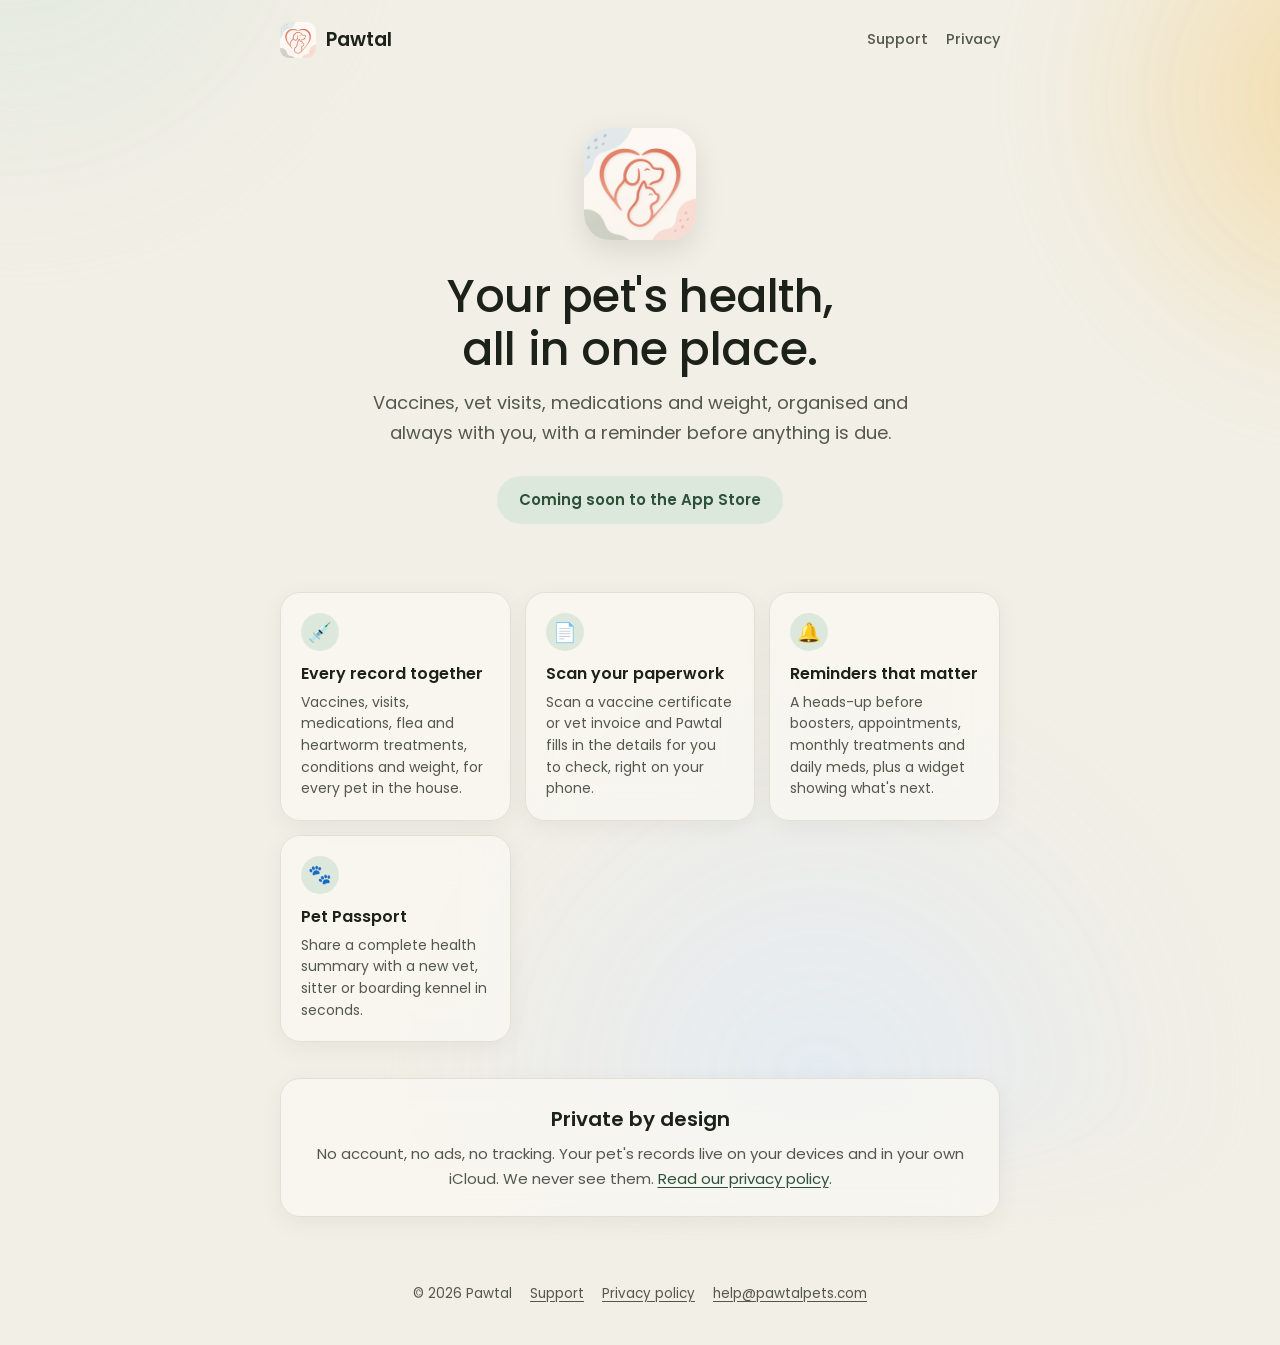
<file: index.html>
<!doctype html>
<html lang="en">
<head>
  <meta charset="utf-8">
  <meta name="viewport" content="width=device-width, initial-scale=1">
  <title>Pawtal: your pet's health records in one place</title>
  <meta name="description" content="Keep your pet's vaccines, vet visits, medications and weight in one place, with reminders before anything is due. Private by design: your records stay on your devices and in your own iCloud.">
  <link rel="icon" type="image/png" href="favicon.png">
  <link rel="apple-touch-icon" href="apple-touch-icon.png">
  <link rel="stylesheet" href="styles.css">
</head>
<body>
  <div class="wrap">
    <header class="site">
      <a class="brand" href="./"><img src="favicon.png" alt="">Pawtal</a>
      <nav>
        <a href="support.html">Support</a>
        <a href="privacy.html">Privacy</a>
      </nav>
    </header>

    <main>
      <section class="hero">
        <img class="icon" src="icon-512.png" alt="Pawtal app icon">
        <h1>Your pet's health,<br>all in one place.</h1>
        <p class="lede">Vaccines, vet visits, medications and weight, organised and always with you, with a reminder before anything is due.</p>
        <span class="badge soon">Coming soon to the App Store</span>
      </section>

      <section class="features" aria-label="Features">
        <div class="feature glass">
          <div class="dot" aria-hidden="true">💉</div>
          <h3>Every record together</h3>
          <p>Vaccines, visits, medications, flea and heartworm treatments, conditions and weight, for every pet in the house.</p>
        </div>
        <div class="feature glass">
          <div class="dot" aria-hidden="true">📄</div>
          <h3>Scan your paperwork</h3>
          <p>Scan a vaccine certificate or vet invoice and Pawtal fills in the details for you to check, right on your phone.</p>
        </div>
        <div class="feature glass">
          <div class="dot" aria-hidden="true">🔔</div>
          <h3>Reminders that matter</h3>
          <p>A heads-up before boosters, appointments, monthly treatments and daily meds, plus a widget showing what's next.</p>
        </div>
        <div class="feature glass">
          <div class="dot" aria-hidden="true">🐾</div>
          <h3>Pet Passport</h3>
          <p>Share a complete health summary with a new vet, sitter or boarding kennel in seconds.</p>
        </div>
      </section>

      <section class="promise glass">
        <h2>Private by design</h2>
        <p>No account, no ads, no tracking. Your pet's records live on your devices and in your own iCloud. We never see them. <a href="privacy.html">Read our privacy policy</a>.</p>
      </section>
    </main>

    <footer class="site">
      <span>© 2026 Pawtal</span>
      <a href="support.html">Support</a>
      <a href="privacy.html">Privacy policy</a>
      <a href="mailto:help@pawtalpets.com">help@pawtalpets.com</a>
    </footer>
  </div>
</body>
</html>
</file>
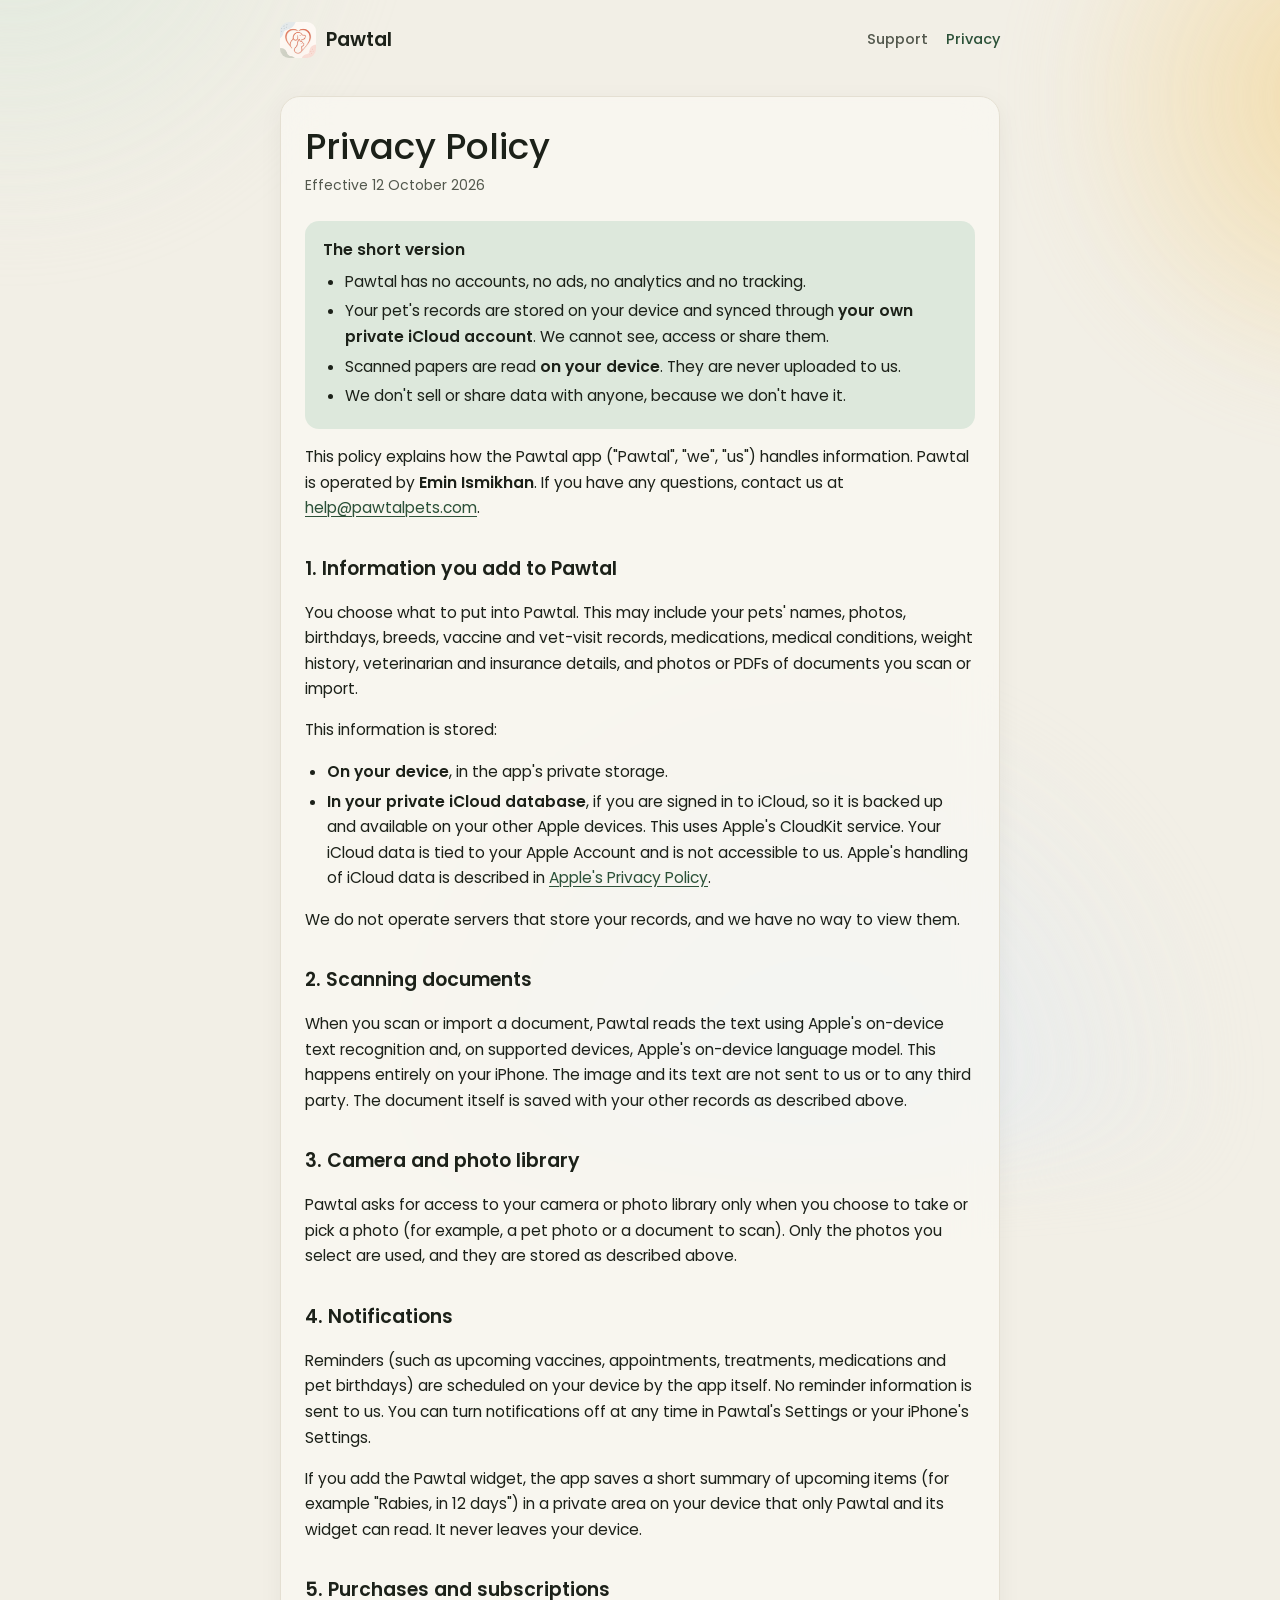
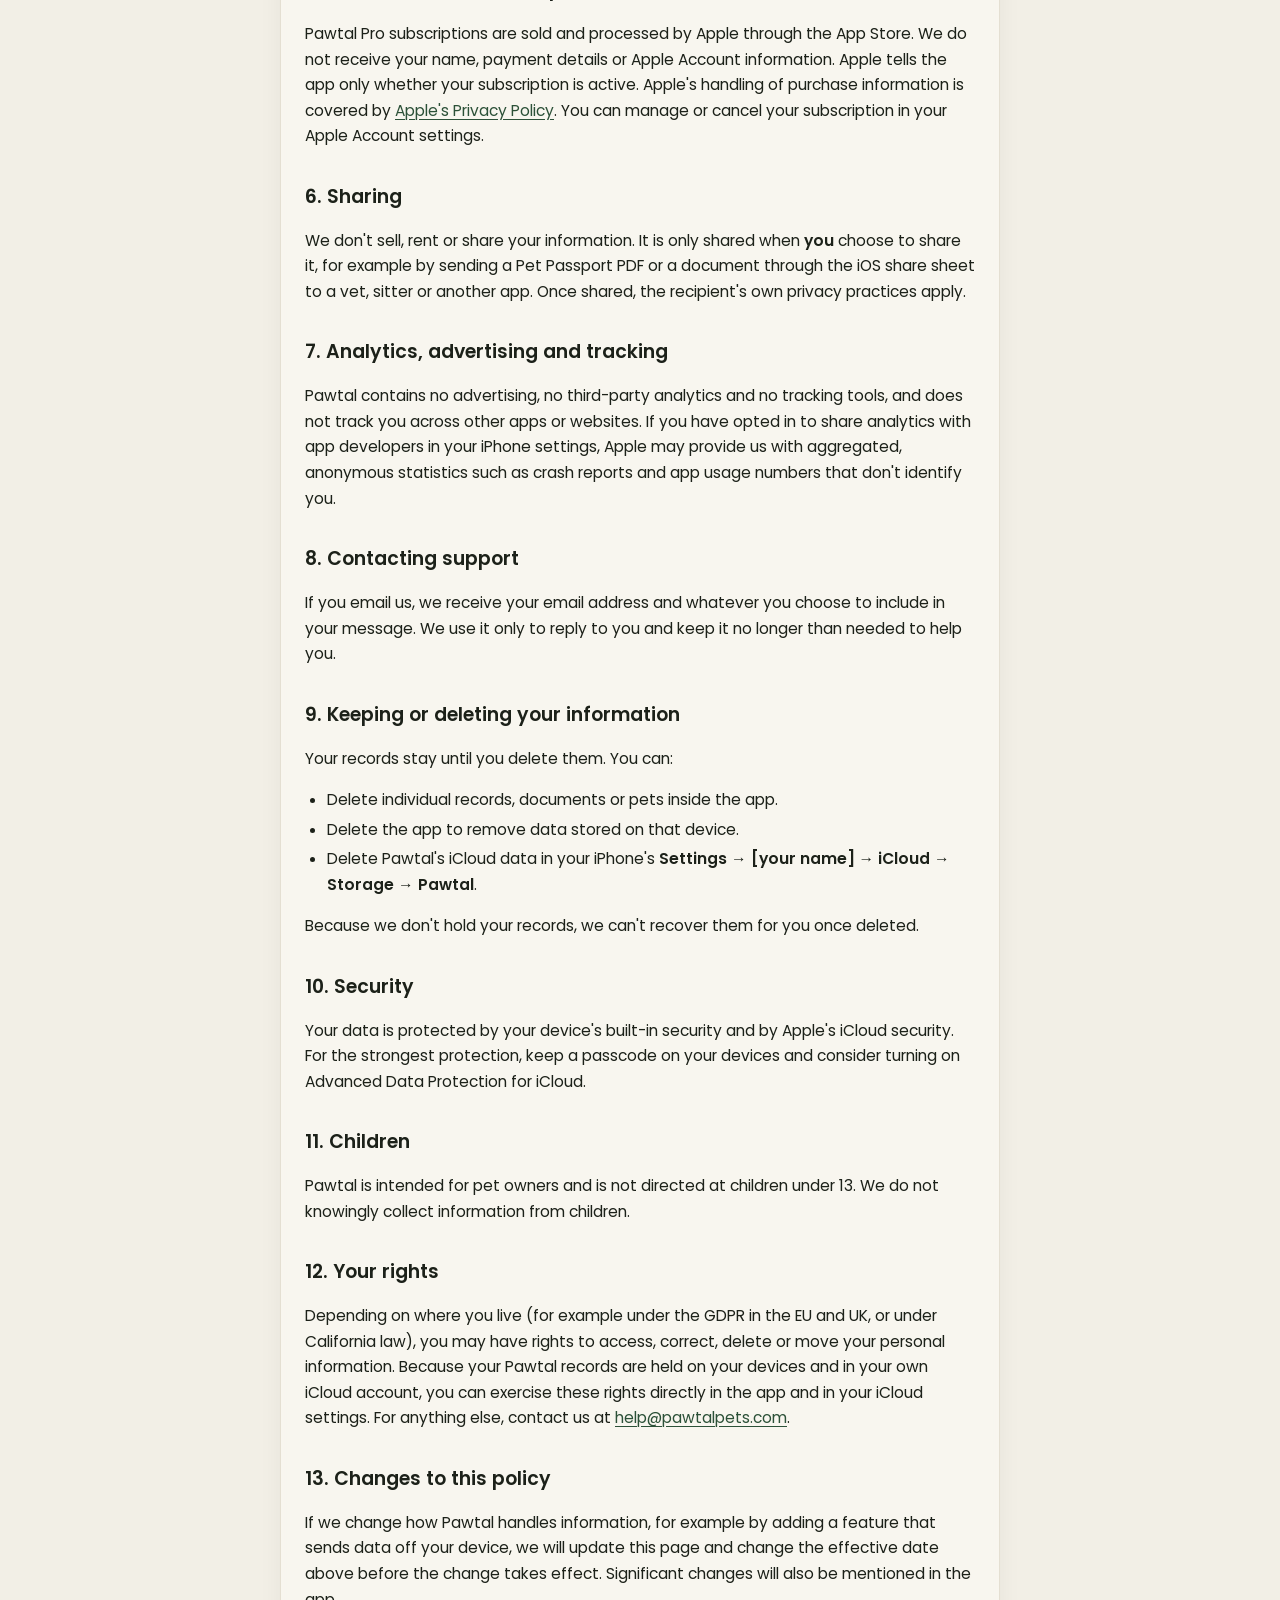
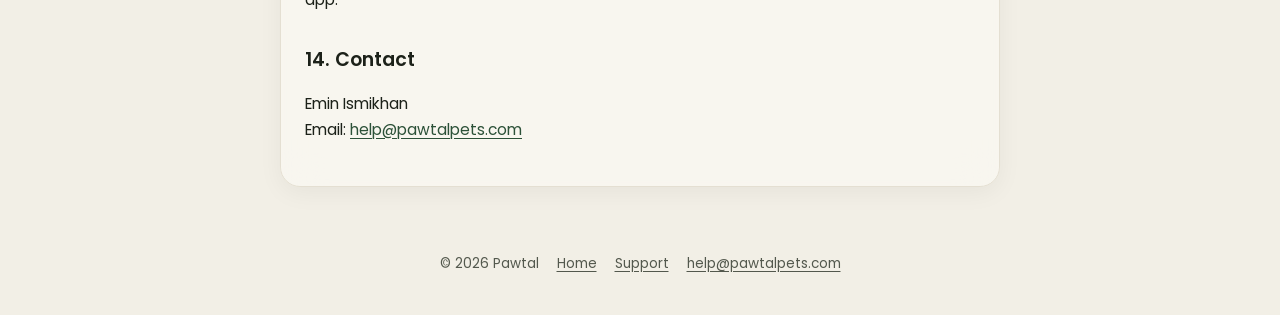
<file: privacy.html>
<!doctype html>
<html lang="en">
<head>
  <meta charset="utf-8">
  <meta name="viewport" content="width=device-width, initial-scale=1">
  <title>Privacy Policy · Pawtal</title>
  <meta name="description" content="How Pawtal handles your information: no accounts, no tracking, and your pet's records stay on your devices and in your own iCloud.">
  <link rel="icon" type="image/png" href="favicon.png">
  <link rel="apple-touch-icon" href="apple-touch-icon.png">
  <link rel="stylesheet" href="styles.css">
</head>
<body>
  <div class="wrap">
    <header class="site">
      <a class="brand" href="./"><img src="favicon.png" alt="">Pawtal</a>
      <nav>
        <a href="support.html">Support</a>
        <a href="privacy.html" aria-current="page">Privacy</a>
      </nav>
    </header>

    <main>
      <article class="glass">
        <h1>Privacy Policy</h1>
        <p class="meta">Effective 12 October 2026</p>

        <div class="summary">
          <p>The short version</p>
          <ul>
            <li>Pawtal has no accounts, no ads, no analytics and no tracking.</li>
            <li>Your pet's records are stored on your device and synced through <strong>your own private iCloud account</strong>. We cannot see, access or share them.</li>
            <li>Scanned papers are read <strong>on your device</strong>. They are never uploaded to us.</li>
            <li>We don't sell or share data with anyone, because we don't have it.</li>
          </ul>
        </div>

        <p>This policy explains how the Pawtal app ("Pawtal", "we", "us") handles information. Pawtal is operated by <strong>Emin Ismikhan</strong>. If you have any questions, contact us at <a href="mailto:help@pawtalpets.com">help@pawtalpets.com</a>.</p>

        <h2>1. Information you add to Pawtal</h2>
        <p>You choose what to put into Pawtal. This may include your pets' names, photos, birthdays, breeds, vaccine and vet-visit records, medications, medical conditions, weight history, veterinarian and insurance details, and photos or PDFs of documents you scan or import.</p>
        <p>This information is stored:</p>
        <ul>
          <li><strong>On your device</strong>, in the app's private storage.</li>
          <li><strong>In your private iCloud database</strong>, if you are signed in to iCloud, so it is backed up and available on your other Apple devices. This uses Apple's CloudKit service. Your iCloud data is tied to your Apple Account and is not accessible to us. Apple's handling of iCloud data is described in <a href="https://www.apple.com/legal/privacy/">Apple's Privacy Policy</a>.</li>
        </ul>
        <p>We do not operate servers that store your records, and we have no way to view them.</p>

        <h2>2. Scanning documents</h2>
        <p>When you scan or import a document, Pawtal reads the text using Apple's on-device text recognition and, on supported devices, Apple's on-device language model. This happens entirely on your iPhone. The image and its text are not sent to us or to any third party. The document itself is saved with your other records as described above.</p>

        <h2>3. Camera and photo library</h2>
        <p>Pawtal asks for access to your camera or photo library only when you choose to take or pick a photo (for example, a pet photo or a document to scan). Only the photos you select are used, and they are stored as described above.</p>

        <h2>4. Notifications</h2>
        <p>Reminders (such as upcoming vaccines, appointments, treatments, medications and pet birthdays) are scheduled on your device by the app itself. No reminder information is sent to us. You can turn notifications off at any time in Pawtal's Settings or your iPhone's Settings.</p>
        <p>If you add the Pawtal widget, the app saves a short summary of upcoming items (for example "Rabies, in 12 days") in a private area on your device that only Pawtal and its widget can read. It never leaves your device.</p>

        <h2>5. Purchases and subscriptions</h2>
        <p>Pawtal Pro subscriptions are sold and processed by Apple through the App Store. We do not receive your name, payment details or Apple Account information. Apple tells the app only whether your subscription is active. Apple's handling of purchase information is covered by <a href="https://www.apple.com/legal/privacy/">Apple's Privacy Policy</a>. You can manage or cancel your subscription in your Apple Account settings.</p>

        <h2>6. Sharing</h2>
        <p>We don't sell, rent or share your information. It is only shared when <strong>you</strong> choose to share it, for example by sending a Pet Passport PDF or a document through the iOS share sheet to a vet, sitter or another app. Once shared, the recipient's own privacy practices apply.</p>

        <h2>7. Analytics, advertising and tracking</h2>
        <p>Pawtal contains no advertising, no third-party analytics and no tracking tools, and does not track you across other apps or websites. If you have opted in to share analytics with app developers in your iPhone settings, Apple may provide us with aggregated, anonymous statistics such as crash reports and app usage numbers that don't identify you.</p>

        <h2>8. Contacting support</h2>
        <p>If you email us, we receive your email address and whatever you choose to include in your message. We use it only to reply to you and keep it no longer than needed to help you.</p>

        <h2>9. Keeping or deleting your information</h2>
        <p>Your records stay until you delete them. You can:</p>
        <ul>
          <li>Delete individual records, documents or pets inside the app.</li>
          <li>Delete the app to remove data stored on that device.</li>
          <li>Delete Pawtal's iCloud data in your iPhone's <strong>Settings → [your name] → iCloud → Storage → Pawtal</strong>.</li>
        </ul>
        <p>Because we don't hold your records, we can't recover them for you once deleted.</p>

        <h2>10. Security</h2>
        <p>Your data is protected by your device's built-in security and by Apple's iCloud security. For the strongest protection, keep a passcode on your devices and consider turning on Advanced Data Protection for iCloud.</p>

        <h2>11. Children</h2>
        <p>Pawtal is intended for pet owners and is not directed at children under 13. We do not knowingly collect information from children.</p>

        <h2>12. Your rights</h2>
        <p>Depending on where you live (for example under the GDPR in the EU and UK, or under California law), you may have rights to access, correct, delete or move your personal information. Because your Pawtal records are held on your devices and in your own iCloud account, you can exercise these rights directly in the app and in your iCloud settings. For anything else, contact us at <a href="mailto:help@pawtalpets.com">help@pawtalpets.com</a>.</p>

        <h2>13. Changes to this policy</h2>
        <p>If we change how Pawtal handles information, for example by adding a feature that sends data off your device, we will update this page and change the effective date above before the change takes effect. Significant changes will also be mentioned in the app.</p>

        <h2>14. Contact</h2>
        <p>Emin Ismikhan<br>
        Email: <a href="mailto:help@pawtalpets.com">help@pawtalpets.com</a></p>
      </article>
    </main>

    <footer class="site">
      <span>© 2026 Pawtal</span>
      <a href="./">Home</a>
      <a href="support.html">Support</a>
      <a href="mailto:help@pawtalpets.com">help@pawtalpets.com</a>
    </footer>
  </div>
</body>
</html>
</file>
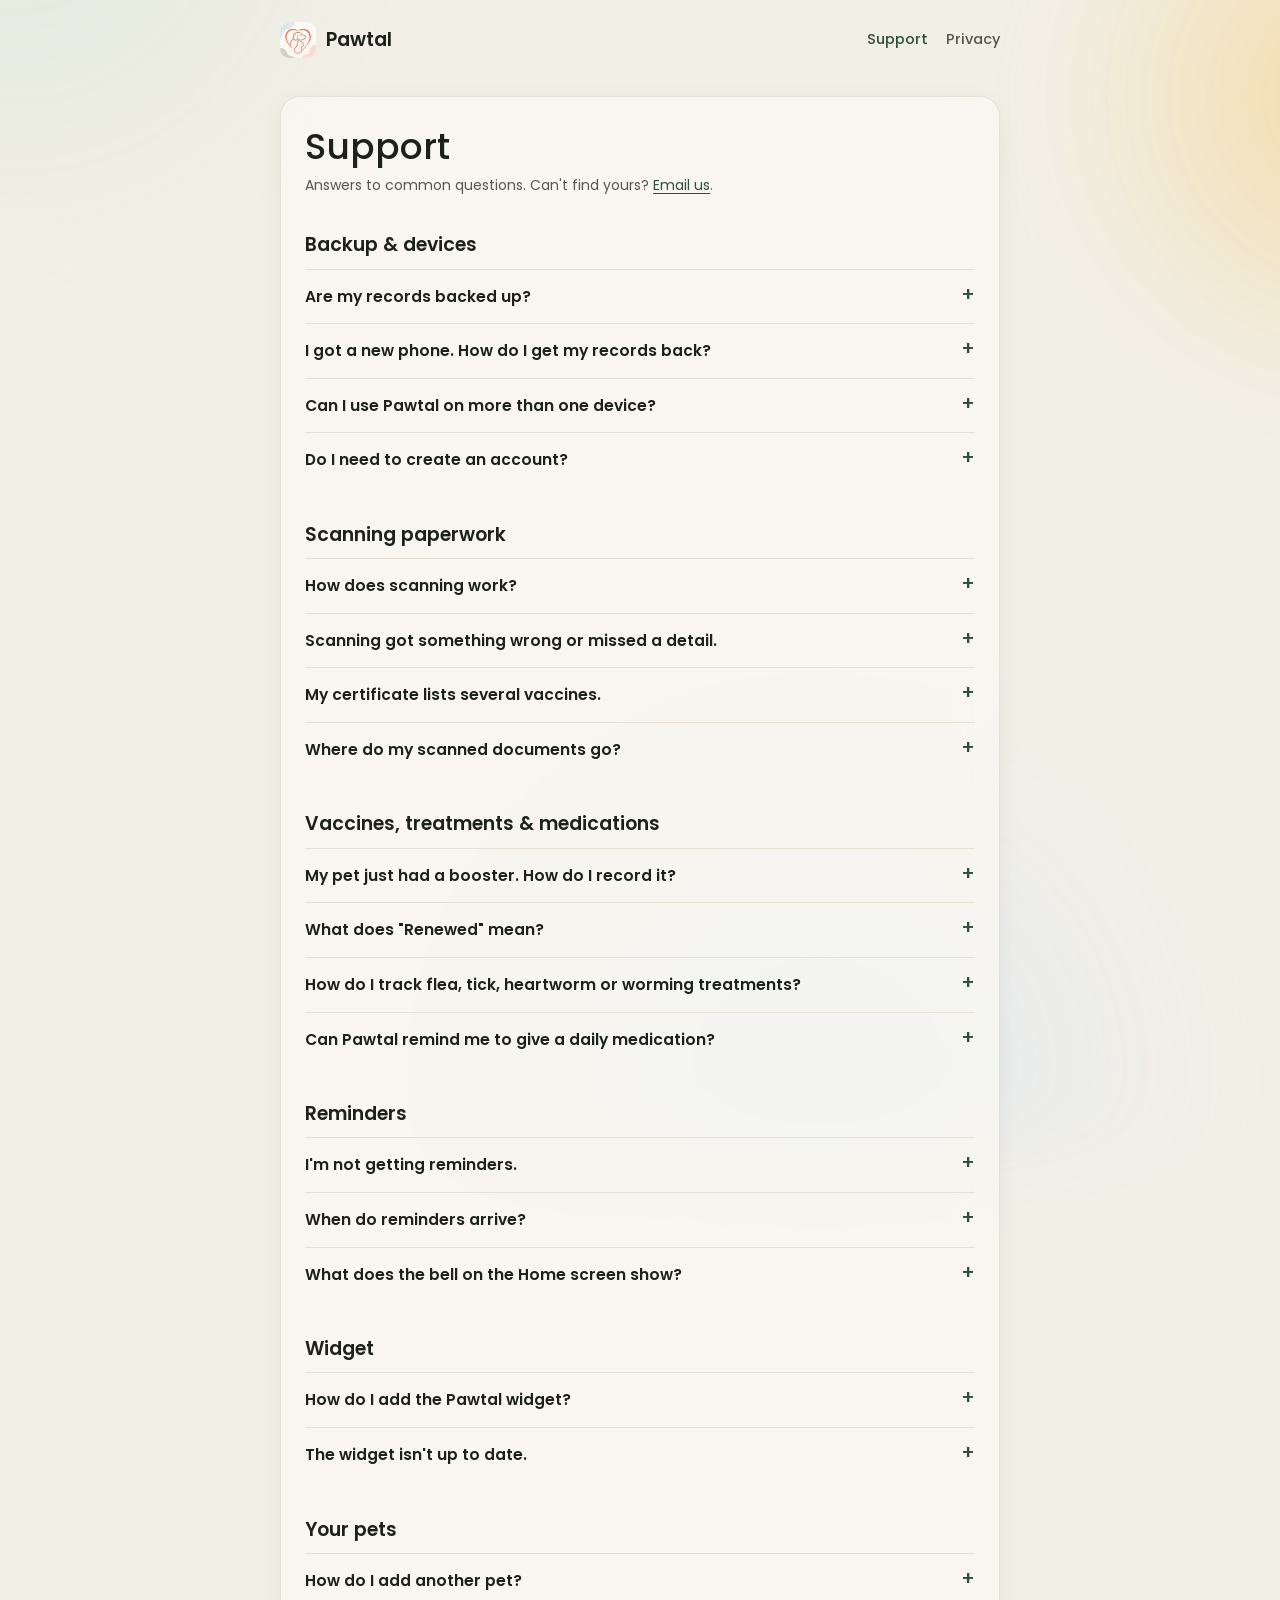
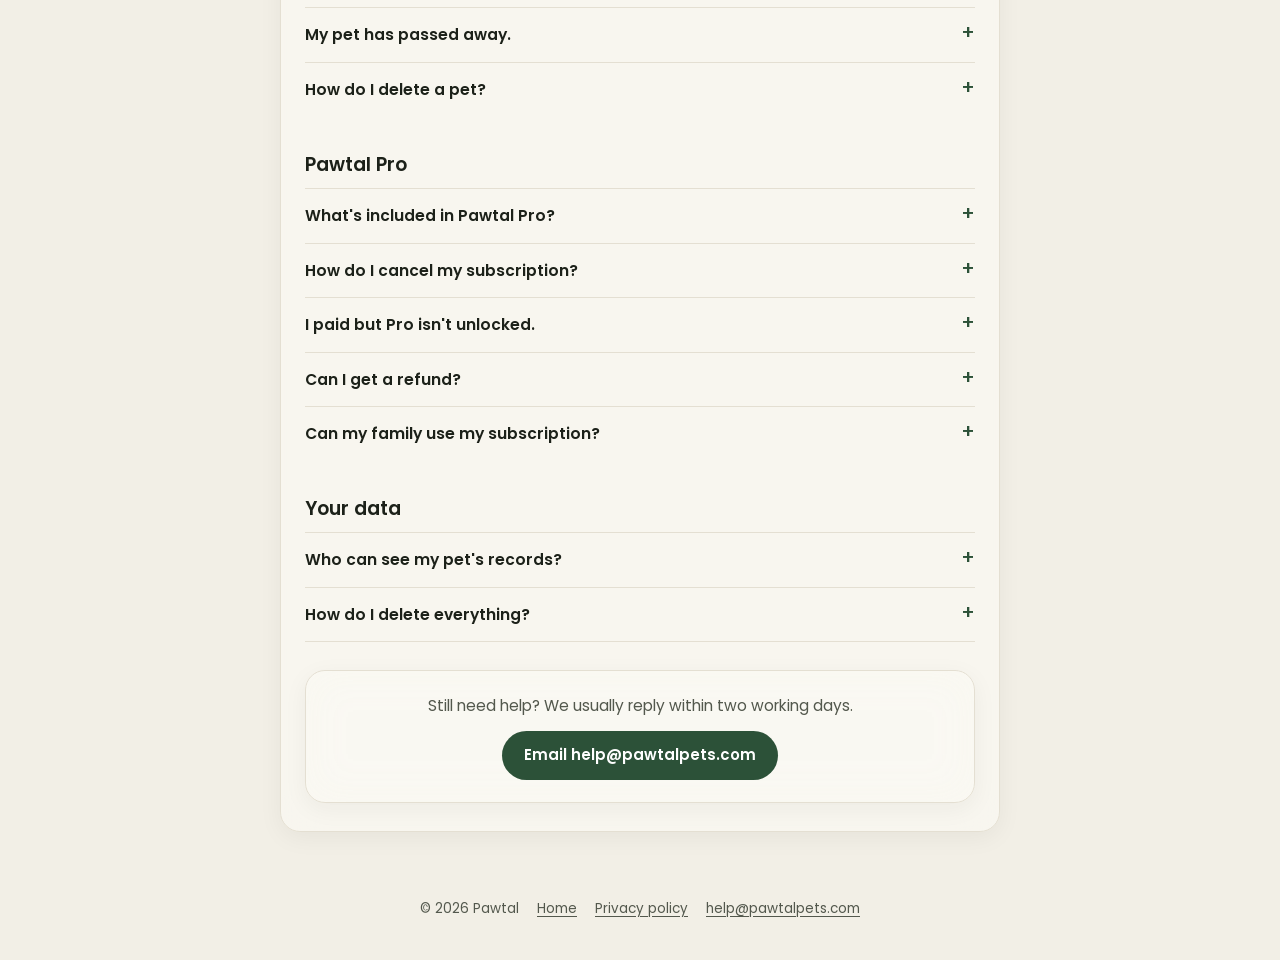
<file: support.html>
<!doctype html>
<html lang="en">
<head>
  <meta charset="utf-8">
  <meta name="viewport" content="width=device-width, initial-scale=1">
  <title>Support · Pawtal</title>
  <meta name="description" content="Help with Pawtal: backup and sync, scanning, vaccines and treatments, reminders, the widget, subscriptions and more.">
  <link rel="icon" type="image/png" href="favicon.png">
  <link rel="apple-touch-icon" href="apple-touch-icon.png">
  <link rel="stylesheet" href="styles.css">
</head>
<body>
  <div class="wrap">
    <header class="site">
      <a class="brand" href="./"><img src="favicon.png" alt="">Pawtal</a>
      <nav>
        <a href="support.html" aria-current="page">Support</a>
        <a href="privacy.html">Privacy</a>
      </nav>
    </header>

    <main>
      <article class="glass">
        <h1>Support</h1>
        <p class="meta">Answers to common questions. Can't find yours? <a href="mailto:help@pawtalpets.com">Email us</a>.</p>

        <h2>Backup &amp; devices</h2>
        <details>
          <summary>Are my records backed up?</summary>
          <p>Yes, automatically, as long as your iPhone is signed in to iCloud. Pawtal saves everything to your own private iCloud account. You can check this in Pawtal under <strong>Settings → Backup &amp; sync</strong>, which shows "Synced with iCloud" when it's working.</p>
        </details>
        <details>
          <summary>I got a new phone. How do I get my records back?</summary>
          <p>Sign in to the new phone with the same Apple Account, install Pawtal and open it. Your pets and records download from iCloud on their own. Give it a minute or two the first time.</p>
        </details>
        <details>
          <summary>Can I use Pawtal on more than one device?</summary>
          <p>Pawtal is designed for iPhone. You can also install it on an iPad or a Mac with Apple silicon, where it opens in a phone-sized window. As long as each device is signed in to the same Apple Account, they all show the same records, kept up to date automatically.</p>
        </details>
        <details>
          <summary>Do I need to create an account?</summary>
          <p>No. Your Apple Account is all Pawtal needs. There's no separate sign-up or password.</p>
        </details>

        <h2>Scanning paperwork</h2>
        <details>
          <summary>How does scanning work?</summary>
          <p>Go to <strong>Records → Scan → Scan document</strong> and hold your iPhone over the paper. It finds the edges, straightens the page and captures it automatically. You can scan several pages in one go before tapping Save. You can also choose a photo or a PDF instead. Pawtal reads the paper on your phone (nothing is uploaded) and fills in what it finds for you to check before saving. The original is kept in <strong>Records → Docs</strong>.</p>
        </details>
        <details>
          <summary>Scanning got something wrong or missed a detail.</summary>
          <ul>
            <li>Lay the paper flat in good light and fill the frame with it.</li>
            <li>Printed papers work much better than handwriting.</li>
            <li>Smart auto-fill works best on iPhone 15 Pro or newer with Apple Intelligence turned on (<strong>Settings → Apple Intelligence &amp; Siri</strong>). Other iPhones still find dates, weights and common vaccine names.</li>
            <li>You can always correct any field before tapping Save.</li>
          </ul>
        </details>
        <details>
          <summary>My certificate lists several vaccines.</summary>
          <p>Pawtal picks up each one separately, with its own dates. On the review screen you'll see a card per vaccine. Untick any you don't want, fix anything that's wrong, or tap <strong>Add another vaccine</strong> if one was missed.</p>
        </details>
        <details>
          <summary>Where do my scanned documents go?</summary>
          <p>Every scan is saved in <strong>Records → Docs</strong>, where you can view it full-screen, rename it or share it. If a scan also filled in a vaccine or visit, the two are linked, so you can jump from one to the other.</p>
        </details>

        <h2>Vaccines, treatments &amp; medications</h2>
        <details>
          <summary>My pet just had a booster. How do I record it?</summary>
          <p>Tap <strong>Mark as given</strong> on the Home screen card, or in <strong>Records → Vaccines</strong> swipe the vaccine to the right and tap <strong>Given</strong>. Pawtal suggests the next due date using the same gap as last time (for example 1 or 3 years for rabies), which you can change. The previous dose stays in the history marked <strong>Renewed</strong>.</p>
        </details>
        <details>
          <summary>What does "Renewed" mean?</summary>
          <p>A newer dose of the same vaccine has been recorded, so this older one no longer counts as due or overdue. It's kept for the history and the Pet Passport.</p>
        </details>
        <details>
          <summary>How do I track flea, tick, heartworm or worming treatments?</summary>
          <p>Go to <strong>Records → Meds → Add flea, tick, heartworm or worming</strong>. Choose the type, the product and how often it's given (every month, every 3 months and so on), plus when you last gave it. Pawtal counts down to the next dose and shows it on the Home screen. When you give it, swipe right on the treatment (or use <strong>Mark as given</strong> on Home). To stop counting for a while, open it and turn on <strong>Paused</strong>.</p>
        </details>
        <details>
          <summary>Can Pawtal remind me to give a daily medication?</summary>
          <p>Yes (Pawtal Pro). Open the medication and turn on <strong>Remind me to give each dose</strong>, then pick the times, for example 8 AM and 8 PM. You'll get a notification every day at those times until the medication's end date. You can also set a <strong>refill reminder</strong> date on any medication.</p>
        </details>

        <h2>Reminders</h2>
        <details>
          <summary>I'm not getting reminders.</summary>
          <ol>
            <li>Reminders for vaccines, appointments, treatments and medications are part of Pawtal Pro. Check <strong>Settings → Pawtal Pro</strong> in the app.</li>
            <li>Make sure <strong>Enable reminders</strong> is on in Pawtal's Settings.</li>
            <li>Make sure notifications are allowed in your iPhone's <strong>Settings → Notifications → Pawtal</strong>.</li>
            <li>A vaccine only gets reminders if it has a <strong>next due date</strong>, and a treatment only once you've logged a dose.</li>
            <li>To test, use <strong>Settings → Reminders → Send a test reminder</strong>.</li>
          </ol>
        </details>
        <details>
          <summary>When do reminders arrive?</summary>
          <ul>
            <li><strong>Vaccines and appointments:</strong> at 9 AM, as far ahead as you choose in <strong>Settings → Reminders</strong> (set separately for each).</li>
            <li><strong>Treatments and medication refills:</strong> at 9 AM on the day they're due.</li>
            <li><strong>Daily doses:</strong> at the times you set on the medication.</li>
            <li><strong>Pet birthdays:</strong> at 9 AM on the day (free for everyone).</li>
          </ul>
          <p>If you're busy, tap <strong>Remind me later</strong> on the Home screen card to get one extra reminder tomorrow, in 3 days or next week. The due date itself doesn't change.</p>
        </details>

        <details>
          <summary>What does the bell on the Home screen show?</summary>
          <p>Everything that needs your attention for the selected pet (overdue or due-soon items, appointments to confirm) and every reminder that's coming up, with the day and time it will arrive.</p>
        </details>

        <h2>Widget</h2>
        <details>
          <summary>How do I add the Pawtal widget?</summary>
          <p>Open Pawtal once, then go to your Home Screen, touch and hold an empty area, tap <strong>Edit → Add Widget</strong>, search for <strong>Pawtal</strong> and choose a size. For the Lock Screen, touch and hold the Lock Screen, tap <strong>Customize</strong>, then tap the area below the clock and choose Pawtal. The widget is part of Pawtal Pro.</p>
        </details>
        <details>
          <summary>The widget isn't up to date.</summary>
          <p>Open Pawtal for a moment. The widget refreshes whenever your records change in the app, and counts down by itself each day.</p>
        </details>

        <h2>Your pets</h2>
        <details>
          <summary>How do I add another pet?</summary>
          <p>On the Home screen, tap your pet's name at the top and choose <strong>Add pet</strong>. The free plan includes one pet; Pawtal Pro lets you add as many as you like.</p>
        </details>
        <details>
          <summary>My pet has passed away.</summary>
          <p>We're so sorry. Open their profile and scroll to the bottom, then tap <strong>[name] has passed away</strong>. All of their records are kept, and you can still view them or share their Pet Passport, but every reminder stops, including birthday notifications. They also no longer count towards the free plan's one-pet limit.</p>
        </details>
        <details>
          <summary>How do I delete a pet?</summary>
          <p>Open the pet's profile, scroll to the bottom and tap <strong>Delete [name]</strong>. Pawtal shows exactly what will be removed before you confirm. This deletes the pet and all their records from every device signed in to your iCloud, and can't be undone.</p>
        </details>

        <h2>Pawtal Pro</h2>
        <details>
          <summary>What's included in Pawtal Pro?</summary>
          <p>Unlimited pets; reminders for vaccines, appointments, flea/tick/heartworm treatments, daily medications and refills; the Home Screen and Lock Screen widget; and sharing the Pet Passport PDF. Records, scanning, documents, weight tracking, birthday notifications and iCloud backup are free for everyone.</p>
        </details>
        <details>
          <summary>How do I cancel my subscription?</summary>
          <p>Subscriptions are managed by Apple. On your iPhone open <strong>Settings → [your name] → Subscriptions → Pawtal</strong>, or in Pawtal tap <strong>Settings → Pawtal Pro → Manage subscription</strong>. Cancel at least 24 hours before the renewal date to avoid being charged for the next period. Your records are never deleted when a subscription ends.</p>
        </details>
        <details>
          <summary>I paid but Pro isn't unlocked.</summary>
          <p>In Pawtal, tap <strong>Settings → Pawtal Pro → Restore purchases</strong>. Make sure you're signed in with the same Apple Account you used to subscribe. If it still doesn't work, email us.</p>
        </details>
        <details>
          <summary>Can I get a refund?</summary>
          <p>Payments are handled by Apple, so refunds are too. Request one at <a href="https://reportaproblem.apple.com">reportaproblem.apple.com</a>.</p>
        </details>
        <details>
          <summary>Can my family use my subscription?</summary>
          <p>Yes. Pawtal Pro supports Apple Family Sharing, so members of your Family Sharing group get Pro at no extra cost.</p>
        </details>

        <h2>Your data</h2>
        <details>
          <summary>Who can see my pet's records?</summary>
          <p>Only you, plus anyone you choose to share a PDF or document with. Records are stored on your devices and in your own iCloud, and we have no access to them. See our <a href="privacy.html">privacy policy</a>.</p>
        </details>
        <details>
          <summary>How do I delete everything?</summary>
          <p>Delete each pet from its profile (<strong>Delete [name]</strong> at the bottom), which removes their records too. Or delete the app and then remove Pawtal's data from iCloud in <strong>Settings → [your name] → iCloud → Storage → Pawtal</strong>.</p>
        </details>

        <div class="contact glass">
          <p>Still need help? We usually reply within two working days.</p>
          <a class="badge" href="mailto:help@pawtalpets.com?subject=Pawtal%20support">Email help@pawtalpets.com</a>
        </div>
      </article>
    </main>

    <footer class="site">
      <span>© 2026 Pawtal</span>
      <a href="./">Home</a>
      <a href="privacy.html">Privacy policy</a>
      <a href="mailto:help@pawtalpets.com">help@pawtalpets.com</a>
    </footer>
  </div>
</body>
</html>
</file>
<file: styles.css>
/* Pawtal website — same palette and type as the app (PawtalDesign.swift). */

@font-face { font-family: "Poppins"; src: url("Poppins-Regular.ttf") format("truetype"); font-weight: 400; font-display: swap; }
@font-face { font-family: "Poppins"; src: url("Poppins-Medium.ttf") format("truetype"); font-weight: 500; font-display: swap; }
@font-face { font-family: "Poppins"; src: url("Poppins-SemiBold.ttf") format("truetype"); font-weight: 600; font-display: swap; }

:root {
  --canvas: #F2EFE6;
  --card: rgba(250, 248, 243, 0.72);
  --card-solid: #FAF8F3;
  --hairline: #E4DFD2;
  --ink: #1C2119;
  --ink-soft: #53584D;
  --forest: #2C5138;
  --forest-soft: #DDE8DC;
  --amber: #C08A2E;
  --blob-1: #DDE8DC;
  --blob-2: #F3D9A0;
  --blob-3: #E2EAF3;
  color-scheme: light dark;
}

@media (prefers-color-scheme: dark) {
  :root {
    --canvas: #151714;
    --card: rgba(31, 34, 30, 0.72);
    --card-solid: #1F221E;
    --hairline: #2E322C;
    --ink: #F1F3EE;
    --ink-soft: #ADB3A6;
    --forest: #6FA97E;
    --forest-soft: #24352A;
    --amber: #E0AC55;
    --blob-1: #24352A;
    --blob-2: #342C1C;
    --blob-3: #1E2833;
  }
}

* { box-sizing: border-box; }

html { -webkit-text-size-adjust: 100%; }

body {
  margin: 0;
  font-family: "Poppins", -apple-system, BlinkMacSystemFont, "Segoe UI", sans-serif;
  font-size: 16px;
  line-height: 1.65;
  color: var(--ink);
  background: var(--canvas);
  min-height: 100vh;
  overflow-x: hidden;
}

/* The app's blurred colour-field backdrop, drawn the same way. */
body::before {
  content: "";
  position: fixed;
  inset: -20vmax;
  z-index: -1;
  background:
    radial-gradient(40vmax 40vmax at 15% 10%, var(--blob-1), transparent 70%),
    radial-gradient(35vmax 35vmax at 90% 25%, var(--blob-2), transparent 70%),
    radial-gradient(45vmax 45vmax at 60% 95%, var(--blob-3), transparent 70%);
  filter: blur(40px);
  opacity: 0.9;
}

a { color: var(--forest); text-underline-offset: 3px; }
a:hover { text-decoration-thickness: 2px; }

.wrap { max-width: 760px; margin: 0 auto; padding: 0 20px; }

header.site {
  display: flex;
  align-items: center;
  justify-content: space-between;
  gap: 16px;
  padding: 22px 0;
}
header.site .brand {
  display: flex; align-items: center; gap: 10px;
  text-decoration: none; color: var(--ink);
  font-weight: 600; font-size: 19px;
}
header.site .brand img { width: 36px; height: 36px; border-radius: 9px; }
header.site nav { display: flex; gap: 18px; font-size: 14.5px; }
header.site nav a { color: var(--ink-soft); text-decoration: none; font-weight: 500; }
header.site nav a:hover, header.site nav a[aria-current="page"] { color: var(--forest); }

.glass {
  background: var(--card);
  -webkit-backdrop-filter: blur(20px) saturate(1.2);
  backdrop-filter: blur(20px) saturate(1.2);
  border: 1px solid var(--hairline);
  border-radius: 20px;
  box-shadow: 0 6px 24px rgba(0, 0, 0, 0.05);
}

/* Home */
.hero { text-align: center; padding: 48px 0 32px; }
.hero img.icon { width: 112px; height: 112px; border-radius: 26px; box-shadow: 0 10px 30px rgba(0,0,0,0.10); }
.hero h1 { font-weight: 500; font-size: clamp(32px, 7vw, 46px); line-height: 1.15; margin: 22px 0 12px; letter-spacing: -0.01em; }
.hero p.lede { font-size: 18px; color: var(--ink-soft); max-width: 560px; margin: 0 auto 28px; }

.badge {
  display: inline-flex; align-items: center; gap: 10px;
  padding: 12px 22px; border-radius: 999px;
  background: var(--forest); color: #fff; text-decoration: none;
  font-weight: 600; font-size: 15px;
}
@media (prefers-color-scheme: dark) { .badge { color: #10140F; } }
.badge.soon { background: var(--forest-soft); color: var(--forest); cursor: default; }

.features { display: grid; grid-template-columns: repeat(auto-fit, minmax(220px, 1fr)); gap: 14px; margin: 36px 0; }
.feature { padding: 20px; }
.feature .dot {
  width: 38px; height: 38px; border-radius: 50%;
  display: grid; place-items: center;
  background: var(--forest-soft); font-size: 19px; margin-bottom: 10px;
}
.feature h3 { margin: 0 0 4px; font-size: 16px; font-weight: 600; }
.feature p { margin: 0; font-size: 14px; color: var(--ink-soft); line-height: 1.55; }

.promise { padding: 24px; margin-bottom: 40px; text-align: center; }
.promise h2 { margin: 0 0 6px; font-size: 20px; font-weight: 600; }
.promise p { margin: 0; color: var(--ink-soft); font-size: 15px; }

/* Long-form pages (privacy, support) */
article { padding: 28px 24px; margin: 16px 0 40px; }
article h1 { font-weight: 500; font-size: clamp(28px, 6vw, 36px); line-height: 1.2; margin: 0 0 6px; }
article .meta { color: var(--ink-soft); font-size: 14px; margin: 0 0 24px; }
article h2 { font-size: 19px; font-weight: 600; margin: 32px 0 8px; }
article h3 { font-size: 16px; font-weight: 600; margin: 20px 0 4px; }
article p, article li { font-size: 15.5px; }
article ul { padding-left: 22px; }
article li { margin: 4px 0; }

.summary {
  background: var(--forest-soft);
  border-radius: 14px;
  padding: 16px 18px;
  margin: 0 0 8px;
}
.summary p { margin: 0 0 6px; font-weight: 600; }
.summary ul { margin: 0; }

details {
  border-top: 1px solid var(--hairline);
  padding: 14px 0;
}
details:last-of-type { border-bottom: 1px solid var(--hairline); }
summary { cursor: pointer; font-weight: 600; font-size: 15.5px; list-style: none; display: flex; justify-content: space-between; gap: 12px; }
summary::-webkit-details-marker { display: none; }
summary::after { content: "+"; color: var(--forest); font-weight: 500; font-size: 20px; line-height: 1; }
details[open] summary::after { content: "–"; }
details p, details ol, details ul { margin: 10px 0 0; color: var(--ink-soft); font-size: 15px; }

.contact { padding: 22px; text-align: center; margin: 28px 0 0; }
.contact p { margin: 0 0 12px; color: var(--ink-soft); }

footer.site {
  padding: 26px 0 40px;
  font-size: 13.5px;
  color: var(--ink-soft);
  display: flex; flex-wrap: wrap; gap: 8px 18px; justify-content: center;
}
footer.site a { color: var(--ink-soft); }

@media (max-width: 520px) {
  header.site nav { gap: 14px; font-size: 14px; }
  article { padding: 22px 18px; }
}
</file>
